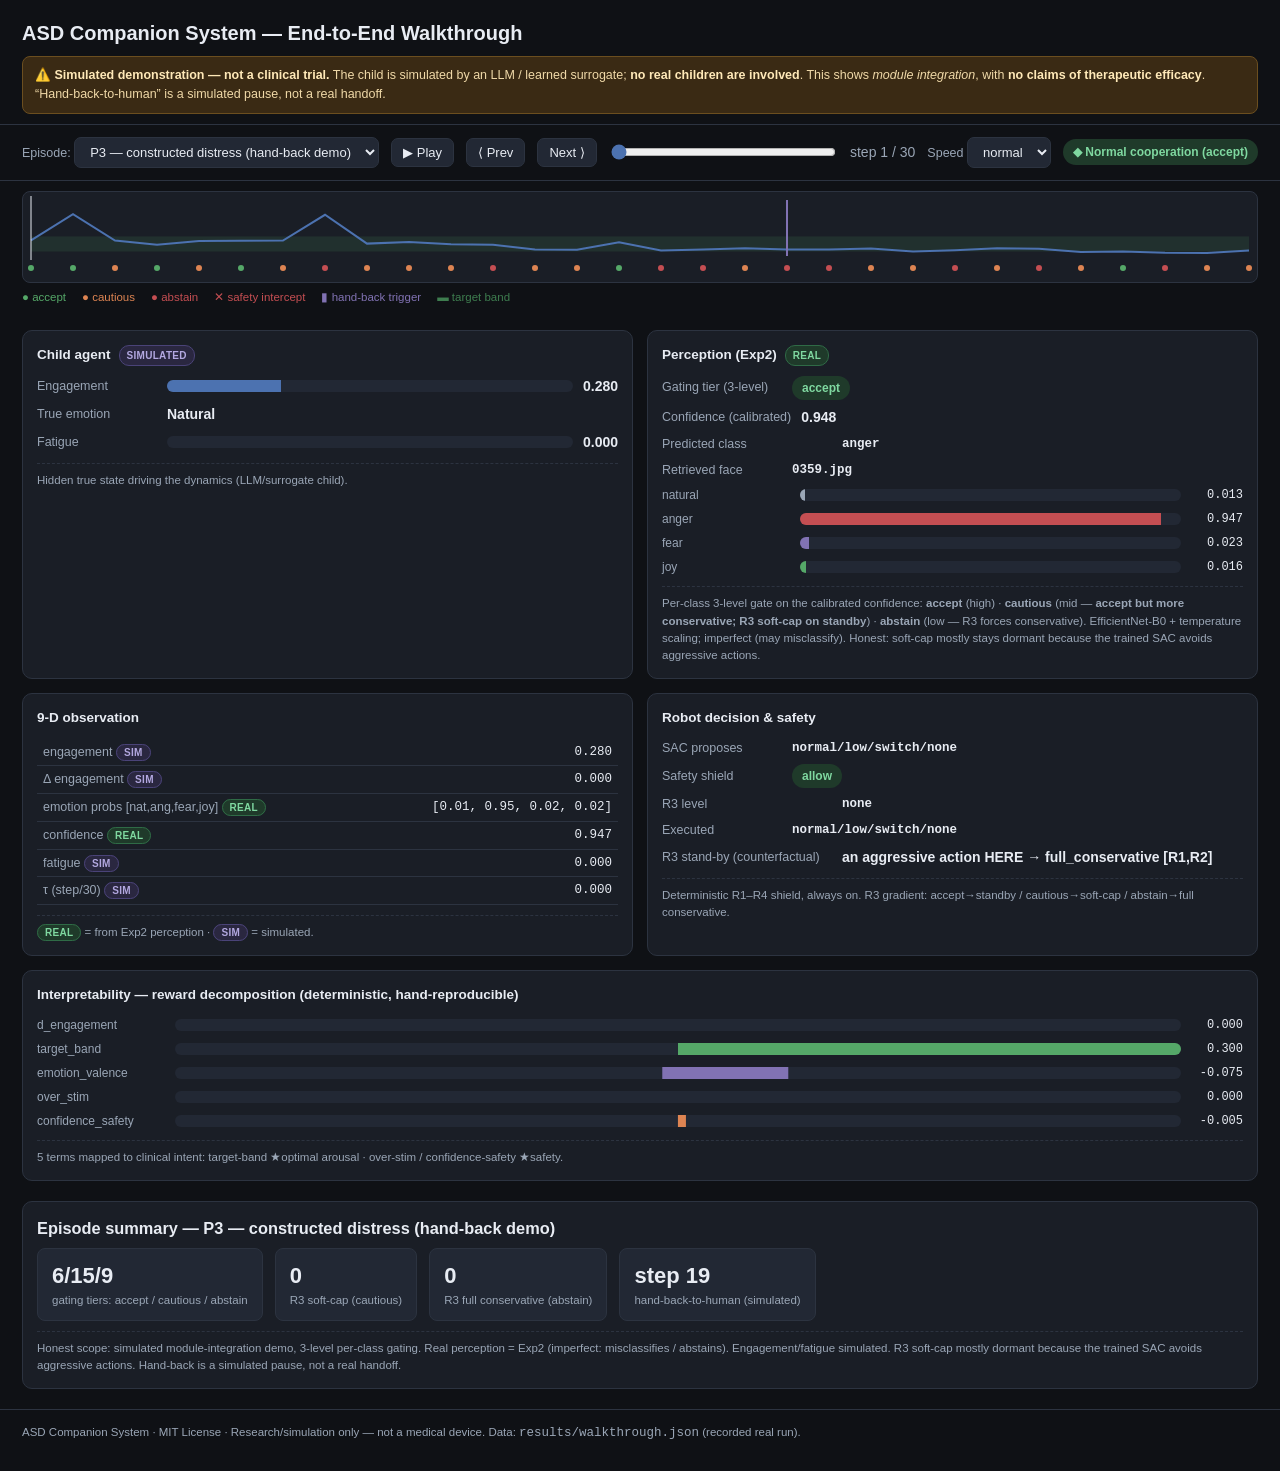
<file: results/index.html>
<!DOCTYPE html>
<html lang="en">
<head>
<meta charset="UTF-8">
<meta name="viewport" content="width=device-width, initial-scale=1.0">
<title>ASD Companion System — End-to-End Walkthrough</title>
<link rel="stylesheet" href="style.css">
</head>
<body>
<header>
  <h1>ASD Companion System — End-to-End Walkthrough</h1>
  <div class="disclaimer">
    ⚠️ <strong>Simulated demonstration — not a clinical trial.</strong>
    The child is simulated by an LLM / learned surrogate; <strong>no real children are involved</strong>.
    This shows <em>module integration</em>, with <strong>no claims of therapeutic efficacy</strong>.
    “Hand-back-to-human” is a simulated pause, not a real handoff.
  </div>
</header>

<section class="controls">
  <label>Episode:
    <select id="caseSelect"></select>
  </label>
  <button id="playBtn">▶ Play</button>
  <button id="prevBtn">⟨ Prev</button>
  <button id="nextBtn">Next ⟩</button>
  <input type="range" id="stepSlider" min="0" value="0">
  <span id="stepLabel">step 0</span>
  <label class="speed">Speed
    <select id="speedSelect">
      <option value="1400">slow</option>
      <option value="800" selected>normal</option>
      <option value="350">fast</option>
    </select>
  </label>
  <span id="momentBadge" class="moment-badge"></span>
</section>

<section class="timeline-wrap">
  <canvas id="timeline" height="90"></canvas>
  <div class="legend">
    <span class="lg accept">● accept</span>
    <span class="lg cautious">● cautious</span>
    <span class="lg abstain">● abstain</span>
    <span class="lg intc">✕ safety intercept</span>
    <span class="lg hb">▮ hand-back trigger</span>
    <span class="lg band">▬ target band</span>
  </div>
</section>

<main class="grid">
  <!-- Child (simulated) -->
  <div class="panel">
    <div class="panel-head">Child agent <span class="tag sim">SIMULATED</span></div>
    <div class="row"><span>Engagement</span><div class="bar"><div id="engBar" class="fill blue"></div></div><b id="engVal"></b></div>
    <div class="row"><span>True emotion</span><b id="trueEmo"></b></div>
    <div class="row"><span>Fatigue</span><div class="bar"><div id="fatBar" class="fill grey"></div></div><b id="fatVal"></b></div>
    <div class="note">Hidden true state driving the dynamics (LLM/surrogate child).</div>
  </div>

  <!-- Perception (real Exp2) -->
  <div class="panel">
    <div class="panel-head">Perception (Exp2) <span class="tag real">REAL</span></div>
    <div class="row"><span>Gating tier (3-level)</span><b id="percTier" class="badge"></b></div>
    <div class="row"><span>Confidence (calibrated)</span><b id="percConf"></b></div>
    <div class="row small"><span>Predicted class</span><b id="percPred" class="mono"></b></div>
    <div class="row"><span>Retrieved face</span><b id="percImg" class="mono"></b></div>
    <div class="probbars" id="percProbs"></div>
    <div class="note">Per-class 3-level gate on the calibrated confidence:
      <b>accept</b> (high) · <b>cautious</b> (mid — <b>accept but more conservative; R3 soft-cap on standby</b>) ·
      <b>abstain</b> (low — R3 forces conservative). EfficientNet-B0 + temperature scaling; imperfect (may misclassify).
      Honest: soft-cap mostly stays dormant because the trained SAC avoids aggressive actions.</div>
  </div>

  <!-- 9-D observation -->
  <div class="panel">
    <div class="panel-head">9-D observation</div>
    <table id="obsTable"></table>
    <div class="note"><span class="tag real">REAL</span> = from Exp2 perception · <span class="tag sim">SIM</span> = simulated.</div>
  </div>

  <!-- Robot decision + safety -->
  <div class="panel">
    <div class="panel-head">Robot decision &amp; safety</div>
    <div class="row"><span>SAC proposes</span><b id="sacAction" class="mono"></b></div>
    <div class="row"><span>Safety shield</span><b id="safetyVerdict" class="badge"></b></div>
    <div class="row small"><span>R3 level</span><b id="r3level" class="mono"></b></div>
    <div class="row"><span>Executed</span><b id="execAction" class="mono"></b></div>
    <div class="row small"><span>R3 stand-by (counterfactual)</span><b id="r3cf"></b></div>
    <div class="note">Deterministic R1–R4 shield, always on. R3 gradient: accept→standby / cautious→soft-cap / abstain→full conservative.</div>
  </div>

  <!-- Interpretability -->
  <div class="panel wide">
    <div class="panel-head">Interpretability — reward decomposition (deterministic, hand-reproducible)</div>
    <div class="probbars" id="rewardBars"></div>
    <div class="note">5 terms mapped to clinical intent: target-band ★optimal arousal · over-stim / confidence-safety ★safety.</div>
  </div>
</main>

<section id="summary" class="summary"></section>

<footer>
  ASD Companion System · MIT License · Research/simulation only — not a medical device.
  Data: <span class="mono">results/walkthrough.json</span> (recorded real run).
</footer>

<script src="data.js"></script>
<script src="viewer.js"></script>
</body>
</html>
</file>
<file: results/style.css>
:root{
  --bg:#0f1115; --panel:#1a1e26; --panel2:#222834; --ink:#e8ecf3; --muted:#9aa6b6;
  --blue:#4C72B0; --green:#55A868; --red:#C44E52; --orange:#DD8452; --purple:#8172B3; --grey:#6b7280;
  --line:#2c3340;
}
*{box-sizing:border-box}
body{margin:0;background:var(--bg);color:var(--ink);font-family:-apple-system,Segoe UI,Roboto,Helvetica,Arial,sans-serif;font-size:14px;line-height:1.5}
header{padding:18px 22px 10px;border-bottom:1px solid var(--line)}
header h1{margin:0 0 8px;font-size:20px;font-weight:700}
.disclaimer{background:#3a2a14;border:1px solid #6b4e1f;color:#f0d9a8;padding:9px 12px;border-radius:8px;font-size:12.5px}
.disclaimer strong{color:#ffe9b8}

.controls{display:flex;align-items:center;gap:12px;flex-wrap:wrap;padding:12px 22px;border-bottom:1px solid var(--line)}
.controls label{color:var(--muted);font-size:12.5px}
.controls select,.controls button{background:var(--panel2);color:var(--ink);border:1px solid var(--line);border-radius:7px;padding:6px 11px;font-size:13px;cursor:pointer}
.controls button:hover{background:#2c3442}
#stepSlider{flex:1;min-width:160px;accent-color:var(--blue)}
#stepLabel{color:var(--muted);min-width:60px}
.moment-badge{font-weight:700;padding:4px 10px;border-radius:20px;font-size:12px}

.timeline-wrap{padding:10px 22px}
#timeline{width:100%;display:block;background:var(--panel);border:1px solid var(--line);border-radius:8px}
.legend{display:flex;gap:16px;flex-wrap:wrap;margin-top:6px;font-size:11.5px;color:var(--muted)}
.lg.accept{color:var(--green)} .lg.cautious{color:var(--orange)} .lg.abstain{color:var(--red)} .lg.intc{color:var(--red)} .lg.hb{color:var(--purple)} .lg.band{color:#3e7d4f}

.grid{display:grid;grid-template-columns:repeat(2,1fr);gap:14px;padding:14px 22px}
.panel{background:var(--panel);border:1px solid var(--line);border-radius:10px;padding:14px}
.panel.wide{grid-column:1 / -1}
.panel-head{font-weight:700;margin-bottom:10px;font-size:13.5px;display:flex;align-items:center;gap:8px}
.row{display:flex;align-items:center;gap:10px;margin:7px 0}
.row span{color:var(--muted);min-width:120px;font-size:12.5px}
.row.small span{min-width:170px}
.row b{font-weight:600}
.bar{flex:1;height:12px;background:var(--panel2);border-radius:6px;overflow:hidden}
.fill{height:100%;width:0;transition:width .25s}
.fill.blue{background:var(--blue)} .fill.grey{background:var(--grey)}
.note{color:var(--muted);font-size:11.5px;margin-top:10px;border-top:1px dashed var(--line);padding-top:8px}
.mono{font-family:ui-monospace,Menlo,Consolas,monospace;font-size:12.5px}

.tag{font-size:10px;font-weight:700;padding:2px 7px;border-radius:10px;letter-spacing:.3px}
.tag.real{background:#1f3a2a;color:#7fd8a0;border:1px solid #2f6b46}
.tag.sim{background:#2a2740;color:#b3a8e0;border:1px solid #4a4378}
.badge{padding:3px 10px;border-radius:14px;font-size:12px;font-weight:700}
.badge.accept,.badge.tier-accept{background:#1f3a2a;color:#7fd8a0}
.badge.abstain,.badge.tier-abstain{background:#3a1f22;color:#e88b90}
.badge.tier-cautious{background:#3a2a14;color:#f0c483}
.badge.allow{background:#1f3a2a;color:#7fd8a0}
.badge.intercept{background:#3a1f22;color:#e88b90}

table#obsTable{width:100%;border-collapse:collapse;font-size:12.5px}
#obsTable td{padding:4px 6px;border-bottom:1px solid var(--line)}
#obsTable td:first-child{color:var(--muted)}
#obsTable td:last-child{text-align:right;font-family:ui-monospace,monospace}

.probbars{display:flex;flex-direction:column;gap:6px;margin-top:4px}
.pb{display:flex;align-items:center;gap:8px;font-size:12px}
.pb .pbl{min-width:130px;color:var(--muted)}
.pb .pbtrack{flex:1;height:12px;background:var(--panel2);border-radius:6px;overflow:hidden}
.pb .pbfill{height:100%}
.pb .pbv{min-width:54px;text-align:right;font-family:ui-monospace,monospace}

.summary{margin:6px 22px 20px;padding:14px;background:var(--panel);border:1px solid var(--line);border-radius:10px}
.summary h3{margin:0 0 8px}
.summary .cards{display:flex;gap:12px;flex-wrap:wrap}
.summary .card{background:var(--panel2);border:1px solid var(--line);border-radius:8px;padding:10px 14px;min-width:120px}
.summary .card .n{font-size:22px;font-weight:700}
.summary .card .l{color:var(--muted);font-size:11.5px}

footer{color:var(--muted);font-size:11.5px;padding:14px 22px 28px;border-top:1px solid var(--line)}
@media(max-width:760px){.grid{grid-template-columns:1fr}}
</file>
